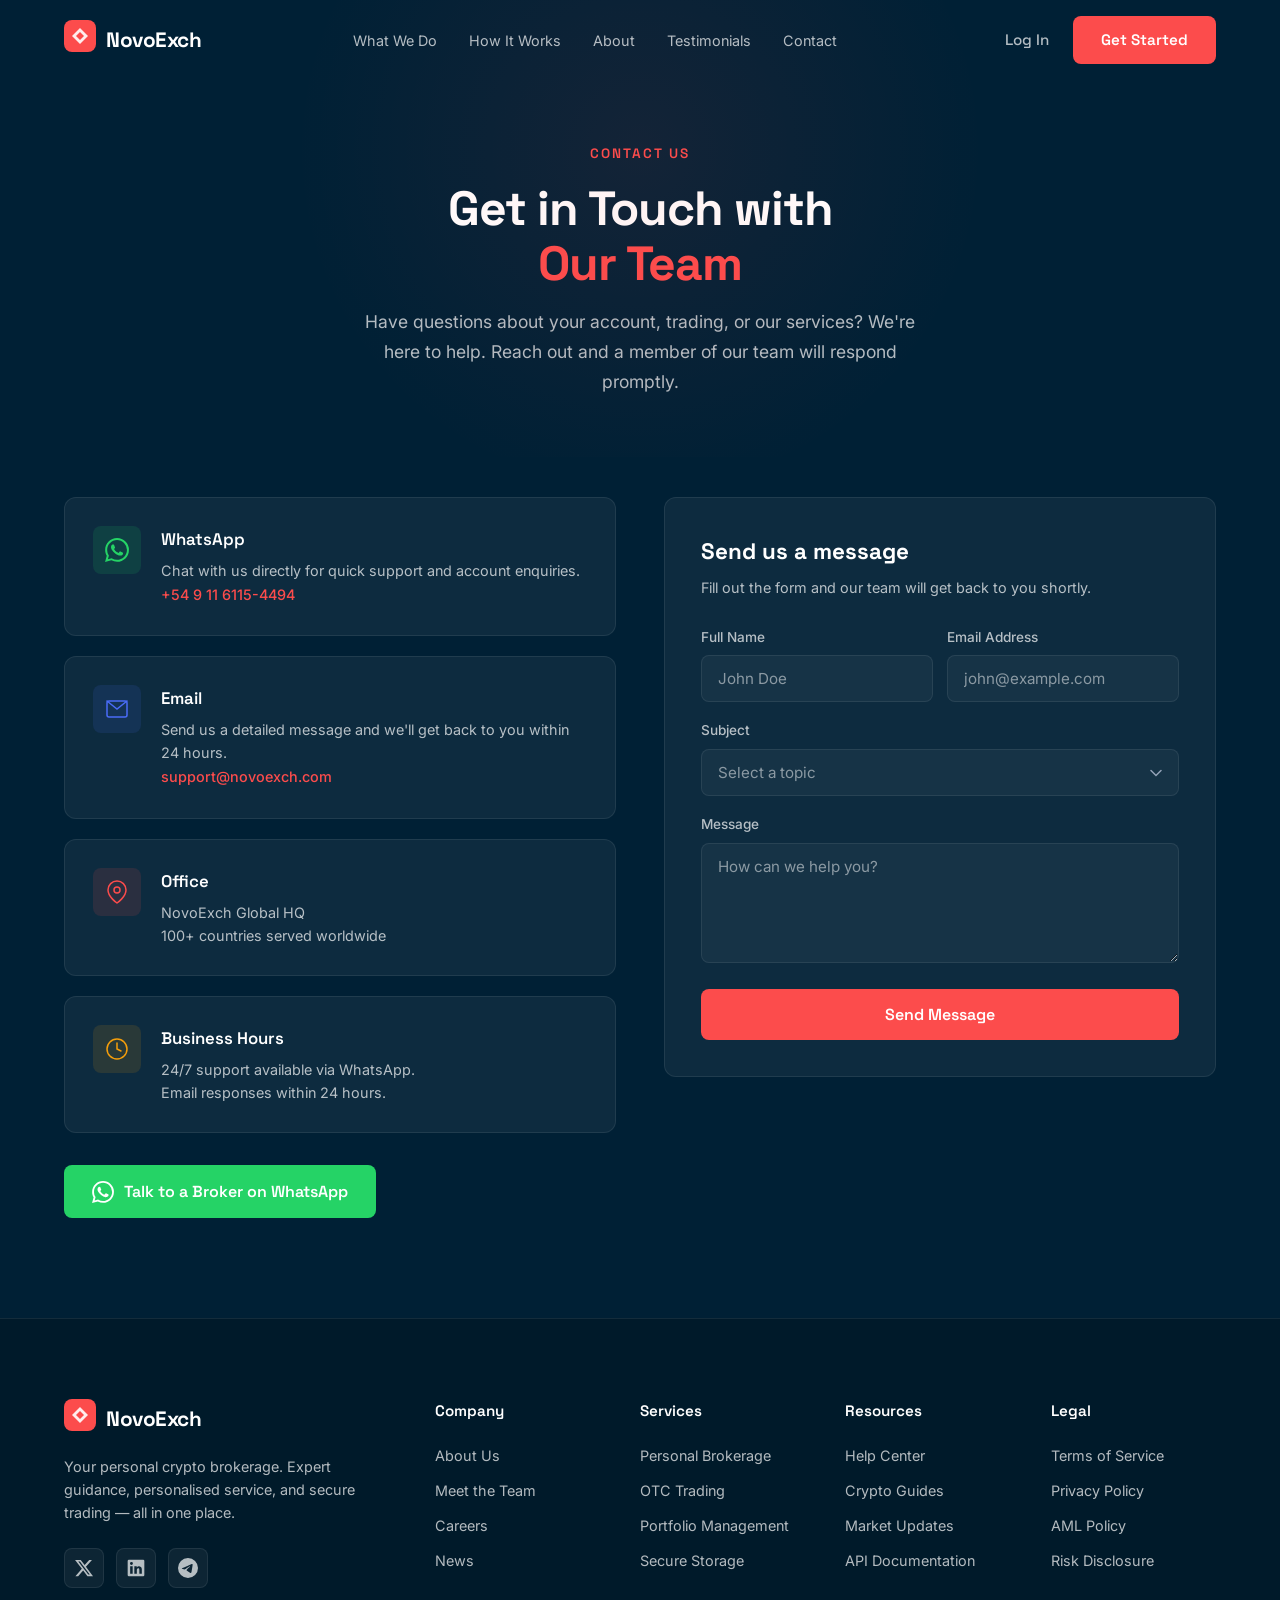
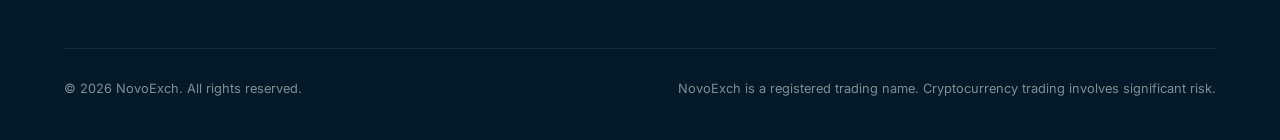
<file: contact.html>
<!DOCTYPE html>
<html lang="en">
<head>
    <meta charset="UTF-8">
    <meta name="viewport" content="width=device-width, initial-scale=1.0">
    <title>Contact Us | NovoExch</title>
    <link rel="preconnect" href="https://fonts.googleapis.com">
    <link rel="preconnect" href="https://fonts.gstatic.com" crossorigin>
    <link href="https://fonts.googleapis.com/css2?family=Space+Grotesk:wght@400;500;600;700&family=Inter:wght@300;400;500;600&display=swap" rel="stylesheet">
    <link rel="stylesheet" href="styles.css">
    <style>
        .contact-hero {
            padding: 140px 0 60px;
            text-align: center;
            position: relative;
            overflow: hidden;
        }

        .contact-hero-glow {
            position: absolute;
            top: -200px;
            left: 50%;
            transform: translateX(-50%);
            width: 700px;
            height: 700px;
            background: radial-gradient(circle, rgba(252, 76, 76, 0.08) 0%, transparent 70%);
            pointer-events: none;
        }

        .contact-hero .section-tag {
            margin-bottom: 16px;
        }

        .contact-hero h1 {
            font-family: var(--font-heading);
            font-size: 3rem;
            font-weight: 700;
            line-height: 1.15;
            letter-spacing: -1px;
            margin-bottom: 16px;
        }

        .contact-hero h1 span {
            color: var(--secondary);
        }

        .contact-hero p {
            font-size: 1.1rem;
            color: var(--text-light);
            max-width: 560px;
            margin: 0 auto;
            line-height: 1.7;
        }

        /* Contact Grid */
        .contact-section {
            padding: 40px 0 100px;
        }

        .contact-grid {
            display: grid;
            grid-template-columns: 1fr 1fr;
            gap: 48px;
            align-items: start;
        }

        /* Contact Cards */
        .contact-cards {
            display: flex;
            flex-direction: column;
            gap: 20px;
        }

        .contact-card {
            background: var(--card-bg);
            border: 1px solid var(--card-border);
            border-radius: var(--radius-md);
            padding: 28px;
            display: flex;
            align-items: flex-start;
            gap: 20px;
            transition: var(--transition);
        }

        .contact-card:hover {
            border-color: rgba(252, 76, 76, 0.2);
            background: rgba(255, 255, 255, 0.07);
        }

        .contact-card-icon {
            width: 48px;
            height: 48px;
            border-radius: var(--radius-sm);
            display: flex;
            align-items: center;
            justify-content: center;
            flex-shrink: 0;
        }

        .contact-card-icon.whatsapp {
            background: rgba(37, 211, 102, 0.12);
            color: #25d366;
        }

        .contact-card-icon.email {
            background: rgba(74, 108, 247, 0.12);
            color: #4a6cf7;
        }

        .contact-card-icon.location {
            background: rgba(252, 76, 76, 0.12);
            color: var(--secondary);
        }

        .contact-card-icon.clock {
            background: rgba(245, 158, 11, 0.12);
            color: #f59e0b;
        }

        .contact-card h3 {
            font-family: var(--font-heading);
            font-size: 1.05rem;
            font-weight: 600;
            margin-bottom: 6px;
        }

        .contact-card p {
            font-size: 0.9rem;
            color: var(--text-light);
            line-height: 1.6;
            margin-bottom: 0;
        }

        .contact-card a {
            color: var(--secondary);
            text-decoration: none;
            font-weight: 500;
            font-size: 0.9rem;
            transition: var(--transition);
        }

        .contact-card a:hover {
            text-decoration: underline;
        }

        /* WhatsApp CTA */
        .whatsapp-cta {
            margin-top: 12px;
        }

        .whatsapp-btn {
            display: inline-flex;
            align-items: center;
            gap: 10px;
            padding: 14px 28px;
            background: #25d366;
            color: #fff;
            border-radius: var(--radius-sm);
            font-family: var(--font-heading);
            font-weight: 600;
            font-size: 1rem;
            text-decoration: none;
            transition: var(--transition);
        }

        .whatsapp-btn:hover {
            background: #1fb855;
            transform: translateY(-2px);
            box-shadow: 0 8px 25px rgba(37, 211, 102, 0.3);
        }

        .whatsapp-btn:active {
            transform: translateY(0);
        }

        /* Contact Form */
        .contact-form-card {
            background: var(--card-bg);
            border: 1px solid var(--card-border);
            border-radius: var(--radius-md);
            padding: 36px;
        }

        .contact-form-card h2 {
            font-family: var(--font-heading);
            font-size: 1.4rem;
            font-weight: 700;
            margin-bottom: 6px;
        }

        .contact-form-card > p {
            font-size: 0.9rem;
            color: var(--text-light);
            margin-bottom: 28px;
        }

        .contact-form .form-group {
            margin-bottom: 18px;
        }

        .contact-form .form-group label {
            display: block;
            font-size: 0.85rem;
            font-weight: 500;
            margin-bottom: 7px;
            color: var(--text-light);
        }

        .contact-form .form-group input,
        .contact-form .form-group select,
        .contact-form .form-group textarea {
            width: 100%;
            padding: 13px 16px;
            border-radius: var(--radius-sm);
            border: 1px solid var(--card-border);
            background: rgba(255, 255, 255, 0.04);
            color: var(--white);
            font-family: var(--font-body);
            font-size: 0.95rem;
            outline: none;
            transition: var(--transition);
        }

        .contact-form .form-group input::placeholder,
        .contact-form .form-group textarea::placeholder {
            color: var(--text-lighter);
        }

        .contact-form .form-group input:focus,
        .contact-form .form-group select:focus,
        .contact-form .form-group textarea:focus {
            border-color: var(--secondary);
            background: rgba(255, 255, 255, 0.08);
        }

        .contact-form .form-group textarea {
            min-height: 120px;
            resize: vertical;
        }

        .contact-form .form-group select {
            cursor: pointer;
            appearance: none;
            color: var(--text-lighter);
            background-image: url("data:image/svg+xml,%3Csvg width='12' height='8' viewBox='0 0 12 8' fill='none' xmlns='http://www.w3.org/2000/svg'%3E%3Cpath d='M1 1.5L6 6.5L11 1.5' stroke='%2394a3b8' stroke-width='1.5' stroke-linecap='round'/%3E%3C/svg%3E");
            background-repeat: no-repeat;
            background-position: right 16px center;
        }

        .contact-form .form-group select option {
            background: var(--primary);
            color: var(--white);
        }

        .contact-form .form-row {
            display: grid;
            grid-template-columns: 1fr 1fr;
            gap: 14px;
        }

        .contact-submit-btn {
            width: 100%;
            padding: 15px;
            border-radius: var(--radius-sm);
            border: none;
            background: var(--secondary);
            color: var(--white);
            font-family: var(--font-heading);
            font-weight: 600;
            font-size: 1rem;
            cursor: pointer;
            transition: var(--transition);
        }

        .contact-submit-btn:hover {
            background: var(--secondary-hover);
            transform: translateY(-2px);
            box-shadow: 0 8px 25px rgba(252, 76, 76, 0.35);
        }

        .contact-submit-btn:active {
            transform: translateY(0);
        }

        /* Responsive */
        @media (max-width: 768px) {
            .contact-hero {
                padding: 120px 0 40px;
            }

            .contact-hero h1 {
                font-size: 2.2rem;
            }

            .contact-grid {
                grid-template-columns: 1fr;
                gap: 36px;
            }

            .contact-form .form-row {
                grid-template-columns: 1fr;
            }

            .contact-form-card {
                padding: 24px;
            }
        }

        @media (max-width: 480px) {
            .contact-hero h1 {
                font-size: 1.8rem;
            }

            .contact-hero p {
                font-size: 0.95rem;
            }

            .contact-card {
                padding: 20px;
            }

            .whatsapp-btn {
                width: 100%;
                justify-content: center;
            }
        }
    </style>
</head>
<body>
    <!-- Navigation -->
    <nav class="navbar" id="navbar">
        <div class="container nav-container">
            <a href="index.html" class="logo">
                <span class="logo-icon">
                    <svg width="32" height="32" viewBox="0 0 32 32" fill="none">
                        <rect width="32" height="32" rx="8" fill="#fc4c4c"/>
                        <path d="M8 16L16 8L24 16L16 24L8 16Z" fill="white" opacity="0.9"/>
                        <path d="M12 16L16 12L20 16L16 20L12 16Z" fill="#fc4c4c"/>
                    </svg>
                </span>
                <span class="logo-text">NovoExch</span>
            </a>
            <div class="nav-links" id="navLinks">
                <a href="index.html#services">What We Do</a>
                <a href="index.html#how-it-works">How It Works</a>
                <a href="index.html#about">About</a>
                <a href="index.html#testimonials">Testimonials</a>
                <a href="contact.html">Contact</a>
                <div class="mobile-menu-actions">
                    <a href="login.html" class="btn-login-menu">Log In</a>
                    <a href="signup.html" class="btn-primary-menu">Get Started</a>
                </div>
            </div>
            <div class="nav-actions">
                <a href="login.html" class="btn-login">Log In</a>
                <a href="signup.html" class="btn-primary">Get Started</a>
            </div>
            <div class="nav-mobile-right">
                <a href="login.html" class="btn-login mobile-login-btn">Log In</a>
                <button class="mobile-toggle" id="mobileToggle" aria-label="Toggle menu">
                    <span></span>
                    <span></span>
                    <span></span>
                </button>
            </div>
        </div>
    </nav>

    <!-- Hero -->
    <section class="contact-hero">
        <div class="contact-hero-glow"></div>
        <div class="container">
            <span class="section-tag">Contact Us</span>
            <h1>Get in Touch with<br><span>Our Team</span></h1>
            <p>Have questions about your account, trading, or our services? We're here to help. Reach out and a member of our team will respond promptly.</p>
        </div>
    </section>

    <!-- Contact Content -->
    <section class="contact-section">
        <div class="container">
            <div class="contact-grid">
                <!-- Left: Contact Info Cards -->
                <div class="contact-cards">
                    <div class="contact-card">
                        <div class="contact-card-icon whatsapp">
                            <svg width="24" height="24" viewBox="0 0 24 24" fill="currentColor">
                                <path d="M17.472 14.382c-.297-.149-1.758-.867-2.03-.967-.273-.099-.471-.148-.67.15-.197.297-.767.966-.94 1.164-.173.199-.347.223-.644.075-.297-.15-1.255-.463-2.39-1.475-.883-.788-1.48-1.761-1.653-2.059-.173-.297-.018-.458.13-.606.134-.133.298-.347.446-.52.149-.174.198-.298.298-.497.099-.198.05-.371-.025-.52-.075-.149-.669-1.612-.916-2.207-.242-.579-.487-.5-.669-.51-.173-.008-.371-.01-.57-.01-.198 0-.52.074-.792.372-.272.297-1.04 1.016-1.04 2.479 0 1.462 1.065 2.875 1.213 3.074.149.198 2.096 3.2 5.077 4.487.709.306 1.262.489 1.694.625.712.227 1.36.195 1.871.118.571-.085 1.758-.719 2.006-1.413.248-.694.248-1.289.173-1.413-.074-.124-.272-.198-.57-.347m-5.421 7.403h-.004a9.87 9.87 0 01-5.031-1.378l-.361-.214-3.741.982.998-3.648-.235-.374a9.86 9.86 0 01-1.51-5.26c.001-5.45 4.436-9.884 9.888-9.884 2.64 0 5.122 1.03 6.988 2.898a9.825 9.825 0 012.893 6.994c-.003 5.45-4.437 9.884-9.885 9.884m8.413-18.297A11.815 11.815 0 0012.05 0C5.495 0 .16 5.335.157 11.892c0 2.096.547 4.142 1.588 5.945L.057 24l6.305-1.654a11.882 11.882 0 005.683 1.448h.005c6.554 0 11.89-5.335 11.893-11.893a11.821 11.821 0 00-3.48-8.413z"/>
                            </svg>
                        </div>
                        <div>
                            <h3>WhatsApp</h3>
                            <p>Chat with us directly for quick support and account enquiries.</p>
                            <a href="https://wa.me/5491161154494" target="_blank">+54 9 11 6115-4494</a>
                        </div>
                    </div>

                    <div class="contact-card">
                        <div class="contact-card-icon email">
                            <svg width="24" height="24" viewBox="0 0 24 24" fill="none" stroke="currentColor" stroke-width="1.5" stroke-linecap="round">
                                <rect x="2" y="4" width="20" height="16" rx="2"/>
                                <path d="M22 4l-10 8L2 4"/>
                            </svg>
                        </div>
                        <div>
                            <h3>Email</h3>
                            <p>Send us a detailed message and we'll get back to you within 24 hours.</p>
                            <a href="mailto:support@novoexch.com">support@novoexch.com</a>
                        </div>
                    </div>

                    <div class="contact-card">
                        <div class="contact-card-icon location">
                            <svg width="24" height="24" viewBox="0 0 24 24" fill="none" stroke="currentColor" stroke-width="1.5" stroke-linecap="round">
                                <path d="M21 10c0 7-9 13-9 13s-9-6-9-13a9 9 0 0 1 18 0z"/>
                                <circle cx="12" cy="10" r="3"/>
                            </svg>
                        </div>
                        <div>
                            <h3>Office</h3>
                            <p>NovoExch Global HQ<br>100+ countries served worldwide</p>
                        </div>
                    </div>

                    <div class="contact-card">
                        <div class="contact-card-icon clock">
                            <svg width="24" height="24" viewBox="0 0 24 24" fill="none" stroke="currentColor" stroke-width="1.5" stroke-linecap="round">
                                <circle cx="12" cy="12" r="10"/>
                                <polyline points="12 6 12 12 16 14"/>
                            </svg>
                        </div>
                        <div>
                            <h3>Business Hours</h3>
                            <p>24/7 support available via WhatsApp.<br>Email responses within 24 hours.</p>
                        </div>
                    </div>

                    <div class="whatsapp-cta">
                        <a href="https://wa.me/5491161154494" target="_blank" class="whatsapp-btn">
                            <svg width="22" height="22" viewBox="0 0 24 24" fill="currentColor">
                                <path d="M17.472 14.382c-.297-.149-1.758-.867-2.03-.967-.273-.099-.471-.148-.67.15-.197.297-.767.966-.94 1.164-.173.199-.347.223-.644.075-.297-.15-1.255-.463-2.39-1.475-.883-.788-1.48-1.761-1.653-2.059-.173-.297-.018-.458.13-.606.134-.133.298-.347.446-.52.149-.174.198-.298.298-.497.099-.198.05-.371-.025-.52-.075-.149-.669-1.612-.916-2.207-.242-.579-.487-.5-.669-.51-.173-.008-.371-.01-.57-.01-.198 0-.52.074-.792.372-.272.297-1.04 1.016-1.04 2.479 0 1.462 1.065 2.875 1.213 3.074.149.198 2.096 3.2 5.077 4.487.709.306 1.262.489 1.694.625.712.227 1.36.195 1.871.118.571-.085 1.758-.719 2.006-1.413.248-.694.248-1.289.173-1.413-.074-.124-.272-.198-.57-.347m-5.421 7.403h-.004a9.87 9.87 0 01-5.031-1.378l-.361-.214-3.741.982.998-3.648-.235-.374a9.86 9.86 0 01-1.51-5.26c.001-5.45 4.436-9.884 9.888-9.884 2.64 0 5.122 1.03 6.988 2.898a9.825 9.825 0 012.893 6.994c-.003 5.45-4.437 9.884-9.885 9.884m8.413-18.297A11.815 11.815 0 0012.05 0C5.495 0 .16 5.335.157 11.892c0 2.096.547 4.142 1.588 5.945L.057 24l6.305-1.654a11.882 11.882 0 005.683 1.448h.005c6.554 0 11.89-5.335 11.893-11.893a11.821 11.821 0 00-3.48-8.413z"/>
                            </svg>
                            Talk to a Broker on WhatsApp
                        </a>
                    </div>
                </div>

                <!-- Right: Contact Form -->
                <div class="contact-form-card">
                    <h2>Send us a message</h2>
                    <p>Fill out the form and our team will get back to you shortly.</p>
                    <form class="contact-form" id="contactForm">
                        <div class="form-row">
                            <div class="form-group">
                                <label for="contactName">Full Name</label>
                                <input type="text" id="contactName" placeholder="John Doe" required>
                            </div>
                            <div class="form-group">
                                <label for="contactEmail">Email Address</label>
                                <input type="email" id="contactEmail" placeholder="john@example.com" required>
                            </div>
                        </div>
                        <div class="form-group">
                            <label for="contactSubject">Subject</label>
                            <select id="contactSubject" required>
                                <option value="" disabled selected>Select a topic</option>
                                <option value="account">Account Enquiry</option>
                                <option value="trading">Trading Support</option>
                                <option value="withdrawal">Withdrawal Issue</option>
                                <option value="broker">Talk to a Broker</option>
                                <option value="partnership">Partnership</option>
                                <option value="other">Other</option>
                            </select>
                        </div>
                        <div class="form-group">
                            <label for="contactMessage">Message</label>
                            <textarea id="contactMessage" placeholder="How can we help you?" required></textarea>
                        </div>
                        <button type="submit" class="contact-submit-btn">Send Message</button>
                    </form>
                </div>
            </div>
        </div>
    </section>

    <!-- Footer -->
    <footer class="footer">
        <div class="container">
            <div class="footer-grid">
                <div class="footer-brand">
                    <a href="index.html" class="logo">
                        <span class="logo-icon">
                            <svg width="32" height="32" viewBox="0 0 32 32" fill="none">
                                <rect width="32" height="32" rx="8" fill="#fc4c4c"/>
                                <path d="M8 16L16 8L24 16L16 24L8 16Z" fill="white" opacity="0.9"/>
                                <path d="M12 16L16 12L20 16L16 20L12 16Z" fill="#fc4c4c"/>
                            </svg>
                        </span>
                        <span class="logo-text">NovoExch</span>
                    </a>
                    <p class="footer-desc">Your personal crypto brokerage. Expert guidance, personalised service, and secure trading — all in one place.</p>
                    <div class="social-links">
                        <a href="#" aria-label="Twitter">
                            <svg width="20" height="20" viewBox="0 0 24 24" fill="currentColor"><path d="M18.244 2.25h3.308l-7.227 8.26 8.502 11.24H16.17l-5.214-6.817L4.99 21.75H1.68l7.73-8.835L1.254 2.25H8.08l4.713 6.231zm-1.161 17.52h1.833L7.084 4.126H5.117z"/></svg>
                        </a>
                        <a href="#" aria-label="LinkedIn">
                            <svg width="20" height="20" viewBox="0 0 24 24" fill="currentColor"><path d="M20.5 2h-17A1.5 1.5 0 002 3.5v17A1.5 1.5 0 003.5 22h17a1.5 1.5 0 001.5-1.5v-17A1.5 1.5 0 0020.5 2zM8 19H5v-9h3zM6.5 8.25A1.75 1.75 0 118.3 6.5a1.78 1.78 0 01-1.8 1.75zM19 19h-3v-4.74c0-1.42-.6-1.93-1.38-1.93A1.74 1.74 0 0013 14.19a.66.66 0 000 .14V19h-3v-9h2.9v1.3a3.11 3.11 0 012.7-1.4c1.55 0 3.36.86 3.36 3.66z"/></svg>
                        </a>
                        <a href="#" aria-label="Telegram">
                            <svg width="20" height="20" viewBox="0 0 24 24" fill="currentColor"><path d="M11.944 0A12 12 0 0 0 0 12a12 12 0 0 0 12 12 12 12 0 0 0 12-12A12 12 0 0 0 12 0a12 12 0 0 0-.056 0zm4.962 7.224c.1-.002.321.023.465.14a.506.506 0 0 1 .171.325c.016.093.036.306.02.472-.18 1.898-.962 6.502-1.36 8.627-.168.9-.499 1.201-.82 1.23-.696.065-1.225-.46-1.9-.902-1.056-.693-1.653-1.124-2.678-1.8-1.185-.78-.417-1.21.258-1.91.177-.184 3.247-2.977 3.307-3.23.007-.032.014-.15-.056-.212s-.174-.041-.249-.024c-.106.024-1.793 1.14-5.061 3.345-.48.33-.913.49-1.302.48-.428-.008-1.252-.241-1.865-.44-.752-.245-1.349-.374-1.297-.789.027-.216.325-.437.893-.663 3.498-1.524 5.83-2.529 6.998-3.014 3.332-1.386 4.025-1.627 4.476-1.635z"/></svg>
                        </a>
                    </div>
                </div>
                <div class="footer-links">
                    <h4>Company</h4>
                    <a href="#">About Us</a>
                    <a href="#">Meet the Team</a>
                    <a href="#">Careers</a>
                    <a href="#">News</a>
                </div>
                <div class="footer-links">
                    <h4>Services</h4>
                    <a href="#">Personal Brokerage</a>
                    <a href="#">OTC Trading</a>
                    <a href="#">Portfolio Management</a>
                    <a href="#">Secure Storage</a>
                </div>
                <div class="footer-links">
                    <h4>Resources</h4>
                    <a href="#">Help Center</a>
                    <a href="#">Crypto Guides</a>
                    <a href="#">Market Updates</a>
                    <a href="#">API Documentation</a>
                </div>
                <div class="footer-links">
                    <h4>Legal</h4>
                    <a href="#">Terms of Service</a>
                    <a href="#">Privacy Policy</a>
                    <a href="#">AML Policy</a>
                    <a href="#">Risk Disclosure</a>
                </div>
            </div>
            <div class="footer-bottom">
                <p>&copy; 2026 NovoExch. All rights reserved.</p>
                <p>NovoExch is a registered trading name. Cryptocurrency trading involves significant risk.</p>
            </div>
        </div>
    </footer>

    <script src="script.js"></script>
    <script>
        document.getElementById('contactForm').addEventListener('submit', (e) => {
            e.preventDefault();
            const btn = e.target.querySelector('.contact-submit-btn');
            btn.textContent = 'Sending...';
            btn.disabled = true;
            setTimeout(() => {
                btn.textContent = 'Message Sent!';
                btn.style.background = '#0cad56';
                e.target.reset();
                setTimeout(() => {
                    btn.textContent = 'Send Message';
                    btn.style.background = '';
                    btn.disabled = false;
                }, 3000);
            }, 1500);
        });
    </script>
</body>
</html>
</file>
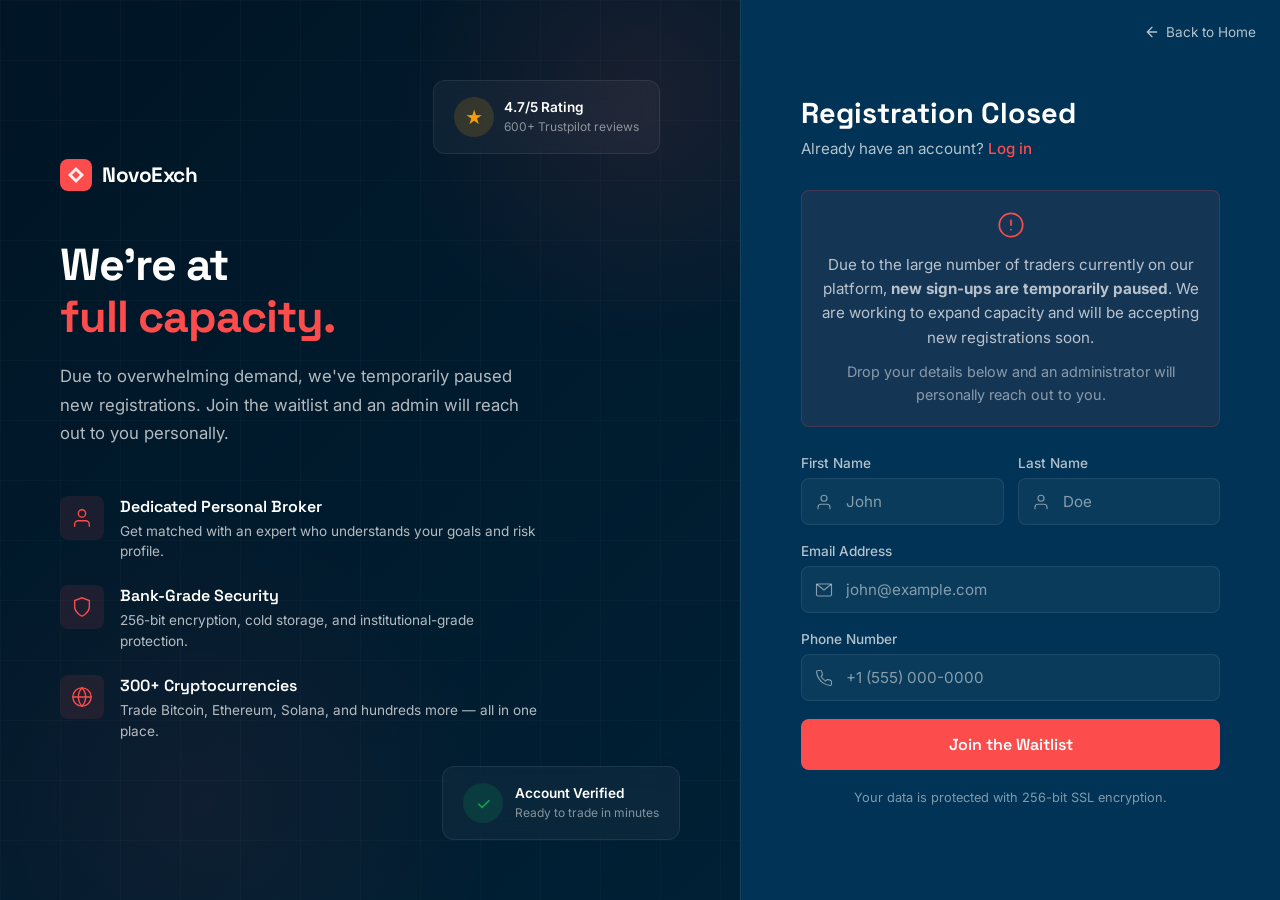
<file: signup.html>
<!DOCTYPE html>
<html lang="en">
<head>
    <meta charset="UTF-8">
    <meta name="viewport" content="width=device-width, initial-scale=1.0">
    <title>Sign Up | NovoExch</title>
    <link rel="preconnect" href="https://fonts.googleapis.com">
    <link rel="preconnect" href="https://fonts.gstatic.com" crossorigin>
    <link href="https://fonts.googleapis.com/css2?family=Space+Grotesk:wght@400;500;600;700&family=Inter:wght@300;400;500;600&display=swap" rel="stylesheet">
    <style>
        *, *::before, *::after {
            margin: 0;
            padding: 0;
            box-sizing: border-box;
        }

        :root {
            --primary: #002035;
            --primary-light: #003355;
            --primary-dark: #001525;
            --secondary: #fc4c4c;
            --secondary-hover: #e03e3e;
            --white: #ffffff;
            --text-light: rgba(255, 255, 255, 0.7);
            --text-lighter: rgba(255, 255, 255, 0.5);
            --card-bg: rgba(255, 255, 255, 0.05);
            --card-border: rgba(255, 255, 255, 0.08);
            --font-heading: 'Space Grotesk', sans-serif;
            --font-body: 'Inter', sans-serif;
            --radius-sm: 8px;
            --radius-md: 12px;
            --radius-lg: 20px;
            --transition: 0.3s cubic-bezier(0.4, 0, 0.2, 1);
        }

        html {
            -webkit-font-smoothing: antialiased;
        }

        body {
            font-family: var(--font-body);
            background-color: var(--primary);
            color: var(--white);
            min-height: 100vh;
            display: flex;
            overflow: hidden;
        }

        /* ===== LEFT PANEL - BRANDING ===== */
        .signup-branding {
            flex: 1;
            display: flex;
            flex-direction: column;
            justify-content: center;
            padding: 60px;
            position: relative;
            overflow: hidden;
            background: linear-gradient(135deg, var(--primary-dark), var(--primary));
        }

        .branding-bg {
            position: absolute;
            inset: 0;
            overflow: hidden;
            pointer-events: none;
        }

        .branding-bg .glow-1 {
            position: absolute;
            top: -150px;
            right: -150px;
            width: 500px;
            height: 500px;
            background: radial-gradient(circle, rgba(252, 76, 76, 0.1) 0%, transparent 70%);
        }

        .branding-bg .glow-2 {
            position: absolute;
            bottom: -200px;
            left: -100px;
            width: 600px;
            height: 600px;
            background: radial-gradient(circle, rgba(252, 76, 76, 0.06) 0%, transparent 70%);
        }

        .branding-bg .grid-pattern {
            position: absolute;
            inset: 0;
            background-image:
                linear-gradient(rgba(255,255,255,0.02) 1px, transparent 1px),
                linear-gradient(90deg, rgba(255,255,255,0.02) 1px, transparent 1px);
            background-size: 60px 60px;
        }

        .branding-content {
            position: relative;
            z-index: 2;
            max-width: 480px;
        }

        .branding-logo {
            display: flex;
            align-items: center;
            gap: 10px;
            margin-bottom: 48px;
            text-decoration: none;
            color: var(--white);
        }

        .branding-logo span {
            font-family: var(--font-heading);
            font-weight: 700;
            font-size: 1.3rem;
            letter-spacing: -0.5px;
        }

        .branding-content h1 {
            font-family: var(--font-heading);
            font-size: 2.8rem;
            font-weight: 700;
            line-height: 1.15;
            letter-spacing: -1px;
            margin-bottom: 20px;
        }

        .branding-content h1 .accent {
            color: var(--secondary);
        }

        .branding-content > p {
            font-size: 1.05rem;
            color: var(--text-light);
            line-height: 1.7;
            margin-bottom: 48px;
        }

        /* Feature List */
        .signup-features {
            display: flex;
            flex-direction: column;
            gap: 24px;
        }

        .signup-feature {
            display: flex;
            align-items: flex-start;
            gap: 16px;
        }

        .feature-icon {
            width: 44px;
            height: 44px;
            border-radius: var(--radius-sm);
            background: rgba(252, 76, 76, 0.1);
            display: flex;
            align-items: center;
            justify-content: center;
            flex-shrink: 0;
        }

        .feature-icon svg {
            color: var(--secondary);
        }

        .signup-feature h4 {
            font-family: var(--font-heading);
            font-size: 1rem;
            font-weight: 600;
            margin-bottom: 4px;
        }

        .signup-feature p {
            font-size: 0.85rem;
            color: var(--text-light);
            line-height: 1.5;
        }

        /* Floating elements */
        .float-element {
            position: absolute;
            border-radius: var(--radius-md);
            background: rgba(255, 255, 255, 0.04);
            border: 1px solid var(--card-border);
            backdrop-filter: blur(10px);
            padding: 16px 20px;
            z-index: 2;
        }

        .float-el-1 {
            bottom: 60px;
            right: 60px;
            display: flex;
            align-items: center;
            gap: 12px;
            animation: floatUp 6s ease-in-out infinite;
        }

        .float-el-2 {
            top: 80px;
            right: 80px;
            display: flex;
            align-items: center;
            gap: 10px;
            animation: floatUp 5s ease-in-out infinite 1.5s;
        }

        .float-icon {
            width: 40px;
            height: 40px;
            border-radius: 50%;
            display: flex;
            align-items: center;
            justify-content: center;
            font-size: 1.1rem;
        }

        .float-icon.green {
            background: rgba(12, 173, 86, 0.15);
            color: #0cad56;
        }

        .float-icon.orange {
            background: rgba(245, 158, 11, 0.15);
            color: #f59e0b;
        }

        .float-text-main {
            font-weight: 600;
            font-size: 0.85rem;
            display: block;
        }

        .float-text-sub {
            font-size: 0.75rem;
            color: var(--text-lighter);
        }

        @keyframes floatUp {
            0%, 100% { transform: translateY(0); }
            50% { transform: translateY(-12px); }
        }

        /* ===== RIGHT PANEL - SIGNUP FORM ===== */
        .signup-form-panel {
            width: 540px;
            display: flex;
            flex-direction: column;
            justify-content: center;
            padding: 50px 60px;
            background: var(--primary-light);
            border-left: 1px solid var(--card-border);
            position: relative;
            overflow-y: auto;
        }

        .form-header {
            margin-bottom: 32px;
        }

        .form-header h2 {
            font-family: var(--font-heading);
            font-size: 1.8rem;
            font-weight: 700;
            margin-bottom: 8px;
        }

        .form-header p {
            font-size: 0.95rem;
            color: var(--text-light);
        }

        .form-header p a {
            color: var(--secondary);
            text-decoration: none;
            font-weight: 500;
            transition: var(--transition);
        }

        .form-header p a:hover {
            text-decoration: underline;
        }

        /* Form Fields */
        .form-row {
            display: grid;
            grid-template-columns: 1fr 1fr;
            gap: 14px;
        }

        .form-group {
            margin-bottom: 18px;
        }

        .form-group label {
            display: block;
            font-size: 0.85rem;
            font-weight: 500;
            margin-bottom: 7px;
            color: var(--text-light);
        }

        .input-wrapper {
            position: relative;
        }

        .input-wrapper > svg {
            position: absolute;
            left: 14px;
            top: 50%;
            transform: translateY(-50%);
            color: var(--text-lighter);
            pointer-events: none;
        }

        .form-group input,
        .form-group select {
            width: 100%;
            padding: 13px 14px 13px 44px;
            border-radius: var(--radius-sm);
            border: 1px solid var(--card-border);
            background: rgba(255, 255, 255, 0.04);
            color: var(--white);
            font-family: var(--font-body);
            font-size: 0.95rem;
            outline: none;
            transition: var(--transition);
        }

        .form-group select {
            padding-left: 44px;
            cursor: pointer;
            appearance: none;
            color: var(--text-lighter);
            background-image: url("data:image/svg+xml,%3Csvg width='12' height='8' viewBox='0 0 12 8' fill='none' xmlns='http://www.w3.org/2000/svg'%3E%3Cpath d='M1 1.5L6 6.5L11 1.5' stroke='%2394a3b8' stroke-width='1.5' stroke-linecap='round'/%3E%3C/svg%3E");
            background-repeat: no-repeat;
            background-position: right 16px center;
        }

        .form-group select option {
            background: var(--primary);
            color: var(--white);
        }

        .form-group input::placeholder {
            color: var(--text-lighter);
        }

        .form-group input:focus,
        .form-group select:focus {
            border-color: var(--secondary);
            background: rgba(255, 255, 255, 0.08);
        }

        .password-toggle {
            position: absolute;
            right: 14px;
            top: 50%;
            transform: translateY(-50%);
            background: none;
            border: none;
            color: var(--text-lighter);
            cursor: pointer;
            padding: 4px;
            transition: var(--transition);
        }

        .password-toggle:hover {
            color: var(--white);
        }

        /* Password Strength */
        .password-strength {
            margin-top: 8px;
            display: none;
        }

        .password-strength.show {
            display: block;
        }

        .strength-bar {
            display: flex;
            gap: 4px;
            margin-bottom: 6px;
        }

        .strength-segment {
            flex: 1;
            height: 3px;
            border-radius: 2px;
            background: rgba(255, 255, 255, 0.1);
            transition: var(--transition);
        }

        .strength-segment.active.weak { background: #fc4c4c; }
        .strength-segment.active.medium { background: #f59e0b; }
        .strength-segment.active.strong { background: #0cad56; }

        .strength-text {
            font-size: 0.75rem;
            color: var(--text-lighter);
        }

        /* Terms Checkbox */
        .terms-check {
            display: flex;
            align-items: flex-start;
            gap: 10px;
            margin-bottom: 24px;
        }

        .terms-check input[type="checkbox"] {
            appearance: none;
            width: 18px;
            height: 18px;
            border: 1.5px solid var(--card-border);
            border-radius: 4px;
            background: transparent;
            cursor: pointer;
            position: relative;
            transition: var(--transition);
            flex-shrink: 0;
            margin-top: 2px;
        }

        .terms-check input[type="checkbox"]:checked {
            background: var(--secondary);
            border-color: var(--secondary);
        }

        .terms-check input[type="checkbox"]:checked::after {
            content: '';
            position: absolute;
            left: 5px;
            top: 2px;
            width: 5px;
            height: 9px;
            border: solid white;
            border-width: 0 2px 2px 0;
            transform: rotate(45deg);
        }

        .terms-check label {
            font-size: 0.85rem;
            color: var(--text-light);
            line-height: 1.5;
        }

        .terms-check label a {
            color: var(--secondary);
            text-decoration: none;
            font-weight: 500;
        }

        .terms-check label a:hover {
            text-decoration: underline;
        }

        .signup-btn {
            width: 100%;
            padding: 15px;
            border-radius: var(--radius-sm);
            border: none;
            background: var(--secondary);
            color: var(--white);
            font-family: var(--font-heading);
            font-weight: 600;
            font-size: 1rem;
            cursor: pointer;
            transition: var(--transition);
            margin-bottom: 20px;
        }

        .signup-btn:hover {
            background: var(--secondary-hover);
            transform: translateY(-2px);
            box-shadow: 0 8px 25px rgba(252, 76, 76, 0.35);
        }

        .signup-btn:active {
            transform: translateY(0);
        }

        .signup-btn:disabled {
            opacity: 0.6;
            cursor: not-allowed;
            transform: none;
        }

        .closed-notice {
            background: rgba(252, 76, 76, 0.08);
            border: 1px solid rgba(252, 76, 76, 0.2);
            border-radius: var(--radius-sm);
            padding: 20px;
            margin-bottom: 28px;
            text-align: center;
        }

        .closed-notice-icon {
            color: var(--secondary);
            margin-bottom: 10px;
        }

        .closed-notice p {
            font-size: 0.95rem;
            color: var(--text-light);
            line-height: 1.6;
        }

        .form-footer {
            text-align: center;
            font-size: 0.8rem;
            color: var(--text-lighter);
        }

        .back-home {
            position: absolute;
            top: 24px;
            right: 24px;
            display: flex;
            align-items: center;
            gap: 6px;
            font-size: 0.85rem;
            color: var(--text-light);
            text-decoration: none;
            transition: var(--transition);
        }

        .back-home:hover {
            color: var(--white);
        }

        /* ===== ERROR STATE ===== */
        .form-group.error input,
        .form-group.error select {
            border-color: var(--secondary);
        }

        .error-message {
            display: none;
            font-size: 0.78rem;
            color: var(--secondary);
            margin-top: 6px;
        }

        .form-group.error .error-message {
            display: block;
        }

        /* ===== RESPONSIVE ===== */
        @media (max-width: 1024px) {
            .signup-branding {
                padding: 40px;
            }

            .branding-content h1 {
                font-size: 2.2rem;
            }

            .signup-form-panel {
                width: 480px;
                padding: 40px;
            }

            .float-element {
                display: none;
            }
        }

        @media (max-width: 768px) {
            body {
                flex-direction: column;
                overflow-y: auto;
            }

            .signup-branding {
                display: none;
            }

            .signup-form-panel {
                width: 100%;
                min-height: 100vh;
                border-left: none;
                padding: 40px 24px;
            }

            .back-home {
                position: relative;
                top: auto;
                right: auto;
                margin-bottom: 20px;
            }

            .mobile-logo {
                display: flex;
                align-items: center;
                gap: 10px;
                margin-bottom: 28px;
            }

            .mobile-logo span {
                font-family: var(--font-heading);
                font-weight: 700;
                font-size: 1.3rem;
            }

            .form-row {
                grid-template-columns: 1fr;
            }
        }

        @media (min-width: 769px) {
            .mobile-logo {
                display: none;
            }
        }
    </style>
</head>
<body>
    <!-- Left Panel - Branding -->
    <div class="signup-branding">
        <div class="branding-bg">
            <div class="glow-1"></div>
            <div class="glow-2"></div>
            <div class="grid-pattern"></div>
        </div>
        <div class="branding-content">
            <a href="index.html" class="branding-logo">
                <svg width="32" height="32" viewBox="0 0 32 32" fill="none">
                    <rect width="32" height="32" rx="8" fill="#fc4c4c"/>
                    <path d="M8 16L16 8L24 16L16 24L8 16Z" fill="white" opacity="0.9"/>
                    <path d="M12 16L16 12L20 16L16 20L12 16Z" fill="#fc4c4c"/>
                </svg>
                <span>NovoExch</span>
            </a>
            <h1>We're at<br><span class="accent">full capacity.</span></h1>
            <p>Due to overwhelming demand, we've temporarily paused new registrations. Join the waitlist and an admin will reach out to you personally.</p>
            <div class="signup-features">
                <div class="signup-feature">
                    <div class="feature-icon">
                        <svg width="22" height="22" viewBox="0 0 24 24" fill="none" stroke="currentColor" stroke-width="1.5" stroke-linecap="round">
                            <path d="M20 21v-2a4 4 0 0 0-4-4H8a4 4 0 0 0-4 4v2"/>
                            <circle cx="12" cy="7" r="4"/>
                        </svg>
                    </div>
                    <div>
                        <h4>Dedicated Personal Broker</h4>
                        <p>Get matched with an expert who understands your goals and risk profile.</p>
                    </div>
                </div>
                <div class="signup-feature">
                    <div class="feature-icon">
                        <svg width="22" height="22" viewBox="0 0 24 24" fill="none" stroke="currentColor" stroke-width="1.5" stroke-linecap="round">
                            <path d="M12 22s8-4 8-10V5l-8-3-8 3v7c0 6 8 10 8 10z"/>
                        </svg>
                    </div>
                    <div>
                        <h4>Bank-Grade Security</h4>
                        <p>256-bit encryption, cold storage, and institutional-grade protection.</p>
                    </div>
                </div>
                <div class="signup-feature">
                    <div class="feature-icon">
                        <svg width="22" height="22" viewBox="0 0 24 24" fill="none" stroke="currentColor" stroke-width="1.5" stroke-linecap="round">
                            <circle cx="12" cy="12" r="10"/>
                            <path d="M2 12h20"/>
                            <path d="M12 2a15.3 15.3 0 0 1 4 10 15.3 15.3 0 0 1-4 10 15.3 15.3 0 0 1-4-10 15.3 15.3 0 0 1 4-10z"/>
                        </svg>
                    </div>
                    <div>
                        <h4>300+ Cryptocurrencies</h4>
                        <p>Trade Bitcoin, Ethereum, Solana, and hundreds more — all in one place.</p>
                    </div>
                </div>
            </div>
        </div>
        <div class="float-element float-el-1">
            <div class="float-icon green">✓</div>
            <div>
                <span class="float-text-main">Account Verified</span>
                <span class="float-text-sub">Ready to trade in minutes</span>
            </div>
        </div>
        <div class="float-element float-el-2">
            <div class="float-icon orange">★</div>
            <div>
                <span class="float-text-main">4.7/5 Rating</span>
                <span class="float-text-sub">600+ Trustpilot reviews</span>
            </div>
        </div>
    </div>

    <!-- Right Panel - Signup Form -->
    <div class="signup-form-panel">
        <a href="index.html" class="back-home">
            <svg width="16" height="16" viewBox="0 0 24 24" fill="none" stroke="currentColor" stroke-width="2" stroke-linecap="round">
                <path d="M19 12H5M12 19l-7-7 7-7"/>
            </svg>
            Back to Home
        </a>

        <div class="mobile-logo">
            <svg width="32" height="32" viewBox="0 0 32 32" fill="none">
                <rect width="32" height="32" rx="8" fill="#fc4c4c"/>
                <path d="M8 16L16 8L24 16L16 24L8 16Z" fill="white" opacity="0.9"/>
                <path d="M12 16L16 12L20 16L16 20L12 16Z" fill="#fc4c4c"/>
            </svg>
            <span>NovoExch</span>
        </div>

        <div class="form-header">
            <h2>Registration Closed</h2>
            <p>Already have an account? <a href="login.html">Log in</a></p>
        </div>

        <div class="closed-notice">
            <div class="closed-notice-icon">
                <svg width="28" height="28" viewBox="0 0 24 24" fill="none" stroke="currentColor" stroke-width="1.5" stroke-linecap="round">
                    <circle cx="12" cy="12" r="10"/>
                    <path d="M12 8v4m0 4h.01"/>
                </svg>
            </div>
            <p>Due to the large number of traders currently on our platform, <strong>new sign-ups are temporarily paused</strong>. We are working to expand capacity and will be accepting new registrations soon.</p>
            <p style="margin-top: 10px; font-size: 0.9rem; color: var(--text-lighter);">Drop your details below and an administrator will personally reach out to you.</p>
        </div>

        <form id="waitlistForm" novalidate>
            <div class="form-row">
                <div class="form-group" id="firstNameGroup">
                    <label for="firstName">First Name</label>
                    <div class="input-wrapper">
                        <svg width="18" height="18" viewBox="0 0 24 24" fill="none" stroke="currentColor" stroke-width="1.5" stroke-linecap="round">
                            <path d="M20 21v-2a4 4 0 0 0-4-4H8a4 4 0 0 0-4 4v2"/>
                            <circle cx="12" cy="7" r="4"/>
                        </svg>
                        <input type="text" id="firstName" placeholder="John" required>
                    </div>
                    <div class="error-message">First name is required.</div>
                </div>
                <div class="form-group" id="lastNameGroup">
                    <label for="lastName">Last Name</label>
                    <div class="input-wrapper">
                        <svg width="18" height="18" viewBox="0 0 24 24" fill="none" stroke="currentColor" stroke-width="1.5" stroke-linecap="round">
                            <path d="M20 21v-2a4 4 0 0 0-4-4H8a4 4 0 0 0-4 4v2"/>
                            <circle cx="12" cy="7" r="4"/>
                        </svg>
                        <input type="text" id="lastName" placeholder="Doe" required>
                    </div>
                    <div class="error-message">Last name is required.</div>
                </div>
            </div>

            <div class="form-group" id="emailGroup">
                <label for="email">Email Address</label>
                <div class="input-wrapper">
                    <svg width="18" height="18" viewBox="0 0 24 24" fill="none" stroke="currentColor" stroke-width="1.5" stroke-linecap="round">
                        <rect x="2" y="4" width="20" height="16" rx="2"/>
                        <path d="M22 4l-10 8L2 4"/>
                    </svg>
                    <input type="email" id="email" placeholder="john@example.com" autocomplete="email" required>
                </div>
                <div class="error-message">Please enter a valid email address.</div>
            </div>

            <div class="form-group" id="phoneGroup">
                <label for="phone">Phone Number</label>
                <div class="input-wrapper">
                    <svg width="18" height="18" viewBox="0 0 24 24" fill="none" stroke="currentColor" stroke-width="1.5" stroke-linecap="round">
                        <path d="M22 16.92v3a2 2 0 0 1-2.18 2 19.79 19.79 0 0 1-8.63-3.07 19.5 19.5 0 0 1-6-6 19.79 19.79 0 0 1-3.07-8.67A2 2 0 0 1 4.11 2h3a2 2 0 0 1 2 1.72c.127.96.361 1.903.7 2.81a2 2 0 0 1-.45 2.11L8.09 9.91a16 16 0 0 0 6 6l1.27-1.27a2 2 0 0 1 2.11-.45c.907.339 1.85.573 2.81.7A2 2 0 0 1 22 16.92z"/>
                    </svg>
                    <input type="tel" id="phone" placeholder="+1 (555) 000-0000" autocomplete="tel" required>
                </div>
                <div class="error-message">Phone number is required.</div>
            </div>

            <button type="submit" class="signup-btn" id="waitlistBtn">Join the Waitlist</button>
        </form>

        <div class="form-footer">
            Your data is protected with 256-bit SSL encryption.
        </div>
    </div>

    <script>
        function validateEmail(email) {
            return /^[^\s@]+@[^\s@]+\.[^\s@]+$/.test(email);
        }

        // Clear errors on input
        document.querySelectorAll('.form-group input').forEach(input => {
            input.addEventListener('input', () => {
                input.closest('.form-group').classList.remove('error');
            });
        });

        document.getElementById('waitlistForm').addEventListener('submit', (e) => {
            e.preventDefault();
            let valid = true;

            const firstName = document.getElementById('firstName');
            const lastName = document.getElementById('lastName');
            const email = document.getElementById('email');
            const phone = document.getElementById('phone');

            if (!firstName.value.trim()) {
                document.getElementById('firstNameGroup').classList.add('error');
                valid = false;
            }
            if (!lastName.value.trim()) {
                document.getElementById('lastNameGroup').classList.add('error');
                valid = false;
            }
            if (!validateEmail(email.value)) {
                document.getElementById('emailGroup').classList.add('error');
                valid = false;
            }
            if (!phone.value.trim()) {
                document.getElementById('phoneGroup').classList.add('error');
                valid = false;
            }

            if (!valid) return;

            const btn = document.getElementById('waitlistBtn');
            btn.disabled = true;
            btn.textContent = 'Submitting...';

            setTimeout(() => {
                btn.textContent = 'You\'re on the list!';
                btn.style.background = '#0cad56';
                e.target.reset();
            }, 1500);
        });
    </script>
</body>
</html>
</file>
<file: styles.css>
/* ===== RESET & BASE ===== */
*, *::before, *::after {
    margin: 0;
    padding: 0;
    box-sizing: border-box;
}

:root {
    --primary: #002035;
    --primary-light: #003355;
    --primary-dark: #001525;
    --secondary: #fc4c4c;
    --secondary-hover: #e03e3e;
    --white: #ffffff;
    --gray-100: #f0f4f8;
    --gray-200: #e2e8f0;
    --gray-300: #cbd5e1;
    --gray-400: #94a3b8;
    --gray-500: #64748b;
    --text-light: rgba(255, 255, 255, 0.7);
    --text-lighter: rgba(255, 255, 255, 0.5);
    --card-bg: rgba(255, 255, 255, 0.05);
    --card-border: rgba(255, 255, 255, 0.08);
    --font-heading: 'Space Grotesk', sans-serif;
    --font-body: 'Inter', sans-serif;
    --radius-sm: 8px;
    --radius-md: 12px;
    --radius-lg: 20px;
    --radius-xl: 28px;
    --shadow-card: 0 4px 30px rgba(0, 0, 0, 0.3);
    --transition: 0.3s cubic-bezier(0.4, 0, 0.2, 1);
}

html {
    scroll-behavior: smooth;
    -webkit-font-smoothing: antialiased;
}

body {
    font-family: var(--font-body);
    background-color: var(--primary);
    color: var(--white);
    line-height: 1.6;
    overflow-x: hidden;
}

.container {
    max-width: 1200px;
    margin: 0 auto;
    padding: 0 24px;
}

a {
    text-decoration: none;
    color: inherit;
    transition: var(--transition);
}

img {
    max-width: 100%;
    display: block;
}

/* ===== BUTTONS ===== */
.btn-primary {
    display: inline-flex;
    align-items: center;
    justify-content: center;
    gap: 8px;
    padding: 12px 28px;
    background: var(--secondary);
    color: var(--white);
    font-family: var(--font-heading);
    font-weight: 600;
    font-size: 0.95rem;
    border-radius: var(--radius-sm);
    border: none;
    cursor: pointer;
    transition: var(--transition);
    white-space: nowrap;
}

.btn-primary:hover {
    background: var(--secondary-hover);
    transform: translateY(-2px);
    box-shadow: 0 8px 25px rgba(252, 76, 76, 0.35);
}

.btn-outline {
    display: inline-flex;
    align-items: center;
    gap: 8px;
    padding: 12px 28px;
    background: transparent;
    color: var(--white);
    font-family: var(--font-heading);
    font-weight: 500;
    font-size: 0.95rem;
    border-radius: var(--radius-sm);
    border: 1.5px solid rgba(255, 255, 255, 0.2);
    cursor: pointer;
    transition: var(--transition);
}

.btn-outline:hover {
    border-color: rgba(255, 255, 255, 0.5);
    background: rgba(255, 255, 255, 0.05);
}

.btn-lg {
    padding: 16px 36px;
    font-size: 1rem;
}

.btn-full {
    width: 100%;
}

.btn-login {
    font-family: var(--font-heading);
    font-weight: 500;
    font-size: 0.95rem;
    color: var(--text-light);
    padding: 8px 16px;
}

.btn-login:hover {
    color: var(--white);
}

/* ===== NAVBAR ===== */
.navbar {
    position: fixed;
    top: 0;
    left: 0;
    right: 0;
    z-index: 1000;
    padding: 16px 0;
    transition: var(--transition);
    background: transparent;
}

.navbar.scrolled {
    background: rgba(0, 32, 53, 0.95);
    backdrop-filter: blur(20px);
    -webkit-backdrop-filter: blur(20px);
    border-bottom: 1px solid var(--card-border);
    padding: 12px 0;
}

.nav-container {
    display: flex;
    align-items: center;
    justify-content: space-between;
}

.logo {
    display: flex;
    align-items: center;
    gap: 10px;
    z-index: 100;
}

.logo-text {
    font-family: var(--font-heading);
    font-weight: 700;
    font-size: 1.3rem;
    letter-spacing: -0.5px;
}

.nav-links {
    display: flex;
    align-items: center;
    gap: 32px;
}

.nav-links a {
    font-size: 0.9rem;
    font-weight: 400;
    color: var(--text-light);
    position: relative;
}

.mobile-menu-actions {
    display: none;
}

.nav-links a::after {
    content: '';
    position: absolute;
    bottom: -4px;
    left: 0;
    width: 0;
    height: 2px;
    background: var(--secondary);
    transition: var(--transition);
}

.nav-links a:hover {
    color: var(--white);
}

.nav-links a:hover::after {
    width: 100%;
}

.nav-actions {
    display: flex;
    align-items: center;
    gap: 8px;
}

.nav-mobile-right {
    display: none;
    align-items: center;
    gap: 12px;
    z-index: 100;
}

.mobile-login-btn {
    display: none;
}

.mobile-toggle {
    display: none;
    flex-direction: column;
    gap: 5px;
    background: none;
    border: none;
    cursor: pointer;
    padding: 4px;
    z-index: 100;
}

.mobile-toggle span {
    display: block;
    width: 24px;
    height: 2px;
    background: var(--white);
    transition: var(--transition);
    border-radius: 2px;
}

.mobile-toggle.active span:nth-child(1) {
    transform: rotate(45deg) translate(5px, 5px);
}

.mobile-toggle.active span:nth-child(2) {
    opacity: 0;
}

.mobile-toggle.active span:nth-child(3) {
    transform: rotate(-45deg) translate(5px, -5px);
}

/* ===== HERO ===== */
.hero {
    position: relative;
    min-height: 100vh;
    display: flex;
    align-items: center;
    padding: 120px 0 80px;
    overflow: hidden;
}

.hero-bg-glow {
    position: absolute;
    top: -200px;
    right: -200px;
    width: 700px;
    height: 700px;
    background: radial-gradient(circle, rgba(252, 76, 76, 0.08) 0%, transparent 70%);
    pointer-events: none;
}

.hero-container {
    display: grid;
    grid-template-columns: 1fr 1fr;
    gap: 60px;
    align-items: center;
}

.hero-badge {
    display: inline-flex;
    align-items: center;
    gap: 8px;
    padding: 8px 16px;
    background: rgba(252, 76, 76, 0.1);
    border: 1px solid rgba(252, 76, 76, 0.2);
    border-radius: 50px;
    font-size: 0.85rem;
    color: var(--secondary);
    font-weight: 500;
    margin-bottom: 24px;
}

.badge-dot {
    width: 8px;
    height: 8px;
    background: var(--secondary);
    border-radius: 50%;
    animation: pulse 2s infinite;
}

@keyframes pulse {
    0%, 100% { opacity: 1; transform: scale(1); }
    50% { opacity: 0.5; transform: scale(1.3); }
}

.hero h1 {
    font-family: var(--font-heading);
    font-size: 3.8rem;
    font-weight: 700;
    line-height: 1.1;
    letter-spacing: -1.5px;
    margin-bottom: 24px;
}

.text-accent {
    color: var(--secondary);
}

.hero-subtitle {
    font-size: 1.1rem;
    color: var(--text-light);
    line-height: 1.7;
    margin-bottom: 36px;
    max-width: 520px;
}

.hero-ctas {
    display: flex;
    align-items: center;
    gap: 16px;
    margin-bottom: 40px;
}

.hero-trust {
    display: flex;
    align-items: center;
    gap: 16px;
}

.trust-avatars {
    display: flex;
}

.avatar {
    width: 36px;
    height: 36px;
    border-radius: 50%;
    object-fit: cover;
    border: 2px solid var(--primary);
    margin-right: -10px;
}

.trust-stars {
    color: #f59e0b;
    font-size: 0.85rem;
    letter-spacing: 2px;
}

.trust-info span {
    font-size: 0.85rem;
    color: var(--text-light);
}

/* Hero Visual */
.hero-visual {
    position: relative;
    display: flex;
    justify-content: center;
}

.hero-card {
    border-radius: var(--radius-lg);
    background: linear-gradient(135deg, rgba(255, 255, 255, 0.08), rgba(255, 255, 255, 0.02));
    border: 1px solid var(--card-border);
    backdrop-filter: blur(10px);
}

.main-card {
    padding: 28px;
    width: 100%;
    max-width: 400px;
    box-shadow: var(--shadow-card);
}

.card-header {
    display: flex;
    justify-content: space-between;
    align-items: center;
    margin-bottom: 8px;
}

.card-label {
    font-size: 0.85rem;
    color: var(--text-light);
}

.card-badge-green {
    font-size: 0.8rem;
    padding: 4px 10px;
    border-radius: 50px;
    background: rgba(12, 173, 86, 0.15);
    color: #0cad56;
    font-weight: 600;
}

.card-value {
    font-family: var(--font-heading);
    font-size: 2rem;
    font-weight: 700;
    margin-bottom: 16px;
}

.card-chart {
    margin-bottom: 24px;
    opacity: 0.9;
}

.chart-line {
    width: 100%;
    height: 80px;
}

.card-assets {
    display: flex;
    flex-direction: column;
    gap: 12px;
}

.asset-item {
    display: flex;
    align-items: center;
    gap: 12px;
    padding: 10px 12px;
    border-radius: var(--radius-sm);
    background: rgba(255, 255, 255, 0.04);
    transition: var(--transition);
}

.asset-item:hover {
    background: rgba(255, 255, 255, 0.08);
}

.asset-icon {
    width: 36px;
    height: 36px;
    border-radius: 50%;
    display: flex;
    align-items: center;
    justify-content: center;
    font-weight: 700;
    font-size: 1rem;
}

.asset-icon.btc { background: rgba(247, 147, 26, 0.2); color: #f7931a; }
.asset-icon.eth { background: rgba(98, 126, 234, 0.2); color: #627eea; }
.asset-icon.sol { background: rgba(0, 255, 163, 0.2); color: #00ffa3; }

.asset-info {
    flex: 1;
    display: flex;
    flex-direction: column;
}

.asset-name {
    font-weight: 500;
    font-size: 0.9rem;
}

.asset-price {
    font-size: 0.8rem;
    color: var(--text-light);
}

.asset-change {
    font-size: 0.8rem;
    font-weight: 600;
}

.asset-change.positive { color: #0cad56; }
.asset-change.negative { color: var(--secondary); }

.floating-card {
    position: absolute;
    animation: float 6s ease-in-out infinite;
}

.card-notification {
    bottom: 20px;
    left: -40px;
    padding: 14px 20px;
    display: flex;
    align-items: center;
    gap: 12px;
    box-shadow: var(--shadow-card);
}

.notif-icon {
    width: 36px;
    height: 36px;
    border-radius: 50%;
    background: rgba(12, 173, 86, 0.2);
    color: #0cad56;
    display: flex;
    align-items: center;
    justify-content: center;
    font-weight: 700;
}

.notif-title {
    font-weight: 600;
    font-size: 0.85rem;
    display: block;
}

.notif-desc {
    font-size: 0.75rem;
    color: var(--text-light);
}

@keyframes float {
    0%, 100% { transform: translateY(0); }
    50% { transform: translateY(-15px); }
}

/* ===== STATS BAR ===== */
.stats-bar {
    padding: 60px 0;
    border-top: 1px solid var(--card-border);
    border-bottom: 1px solid var(--card-border);
    background: rgba(0, 0, 0, 0.15);
}

.stats-grid {
    display: flex;
    align-items: center;
    justify-content: center;
    gap: 0;
}

.stat-item {
    text-align: center;
    flex: 1;
}

.stat-number {
    font-family: var(--font-heading);
    font-size: 2.8rem;
    font-weight: 700;
    color: var(--white);
    line-height: 1;
    margin-bottom: 8px;
}

.stat-number::after {
    content: '+';
    font-size: 1.8rem;
    color: var(--secondary);
}

.stat-number.dollar::before {
    content: '$';
    font-size: 1.8rem;
    color: var(--secondary);
}

.stat-number.dollar::after {
    content: 'B+';
    font-size: 1.8rem;
    color: var(--secondary);
}

.stat-label {
    font-size: 0.9rem;
    color: var(--text-light);
    font-weight: 400;
}

.stat-divider {
    width: 1px;
    height: 50px;
    background: var(--card-border);
}

/* ===== SECTION HEADERS ===== */
.section-header {
    text-align: center;
    margin-bottom: 60px;
}

.section-tag {
    display: inline-block;
    font-family: var(--font-heading);
    font-size: 0.85rem;
    font-weight: 600;
    color: var(--secondary);
    text-transform: uppercase;
    letter-spacing: 2px;
    margin-bottom: 16px;
}

.section-header h2,
.about-content h2 {
    font-family: var(--font-heading);
    font-size: 2.8rem;
    font-weight: 700;
    line-height: 1.15;
    letter-spacing: -1px;
    margin-bottom: 16px;
}

.section-subtitle {
    font-size: 1.05rem;
    color: var(--text-light);
    max-width: 600px;
    margin: 0 auto;
    line-height: 1.7;
}

/* ===== SERVICES ===== */
.services {
    padding: 100px 0;
}

.services-grid {
    display: grid;
    grid-template-columns: repeat(3, 1fr);
    gap: 24px;
}

.service-card {
    padding: 36px 30px;
    border-radius: var(--radius-lg);
    background: var(--card-bg);
    border: 1px solid var(--card-border);
    transition: var(--transition);
    position: relative;
    overflow: hidden;
}

.service-card::before {
    content: '';
    position: absolute;
    top: 0;
    left: 0;
    right: 0;
    height: 3px;
    background: var(--secondary);
    transform: scaleX(0);
    transition: var(--transition);
}

.service-card:hover {
    transform: translateY(-5px);
    background: rgba(255, 255, 255, 0.08);
    border-color: rgba(255, 255, 255, 0.15);
    box-shadow: 0 20px 40px rgba(0, 0, 0, 0.3);
}

.service-card:hover::before {
    transform: scaleX(1);
}

.service-icon {
    width: 52px;
    height: 52px;
    border-radius: var(--radius-md);
    background: rgba(252, 76, 76, 0.1);
    color: var(--secondary);
    display: flex;
    align-items: center;
    justify-content: center;
    margin-bottom: 20px;
}

.service-card h3 {
    font-family: var(--font-heading);
    font-size: 1.2rem;
    font-weight: 600;
    margin-bottom: 12px;
}

.service-card p {
    font-size: 0.9rem;
    color: var(--text-light);
    line-height: 1.6;
    margin-bottom: 16px;
}

.service-link {
    font-size: 0.9rem;
    font-weight: 500;
    color: var(--secondary);
}

.service-link:hover {
    color: var(--white);
}

/* ===== HOW IT WORKS ===== */
.how-it-works {
    padding: 100px 0;
    background: linear-gradient(180deg, rgba(0, 0, 0, 0.1) 0%, transparent 100%);
}

.steps-grid {
    display: flex;
    align-items: center;
    justify-content: center;
    gap: 20px;
}

.step-card {
    flex: 1;
    max-width: 320px;
    padding: 40px 30px;
    border-radius: var(--radius-lg);
    background: var(--card-bg);
    border: 1px solid var(--card-border);
    text-align: center;
    transition: var(--transition);
    position: relative;
}

.step-card:hover {
    transform: translateY(-5px);
    background: rgba(255, 255, 255, 0.08);
    box-shadow: var(--shadow-card);
}

.step-number {
    font-family: var(--font-heading);
    font-size: 3.5rem;
    font-weight: 700;
    color: rgba(252, 76, 76, 0.15);
    line-height: 1;
    margin-bottom: 20px;
}

.step-content h3 {
    font-family: var(--font-heading);
    font-size: 1.2rem;
    font-weight: 600;
    margin-bottom: 12px;
}

.step-content p {
    font-size: 0.9rem;
    color: var(--text-light);
    line-height: 1.6;
}

.step-visual {
    margin-top: 24px;
}

.step-icon-wrap {
    width: 64px;
    height: 64px;
    border-radius: 50%;
    background: rgba(252, 76, 76, 0.1);
    display: flex;
    align-items: center;
    justify-content: center;
    margin: 0 auto;
}

.step-connector {
    display: flex;
    align-items: center;
    opacity: 0.3;
}

/* ===== ABOUT ===== */
.about {
    padding: 100px 0;
}

.about-grid {
    display: grid;
    grid-template-columns: 1fr 1fr;
    gap: 80px;
    align-items: center;
}

.about-content .section-tag {
    display: block;
    text-align: left;
}

.about-content h2 {
    text-align: left;
}

.about-content > p {
    font-size: 1.05rem;
    color: var(--text-light);
    line-height: 1.7;
    margin-bottom: 32px;
}

.about-features {
    display: flex;
    flex-direction: column;
    gap: 20px;
    margin-bottom: 36px;
}

.about-feature {
    display: flex;
    gap: 16px;
    align-items: flex-start;
}

.feature-check {
    flex-shrink: 0;
    margin-top: 2px;
}

.about-feature strong {
    display: block;
    font-family: var(--font-heading);
    font-size: 1rem;
    margin-bottom: 4px;
}

.about-feature p {
    font-size: 0.9rem;
    color: var(--text-light);
    line-height: 1.5;
}

/* About Visual */
.about-visual {
    position: relative;
    display: flex;
    justify-content: center;
    align-items: center;
}

.about-image-card {
    position: relative;
    width: 100%;
    max-width: 450px;
    aspect-ratio: 1;
}

.about-graphic {
    width: 100%;
    height: 100%;
    position: relative;
    display: flex;
    align-items: center;
    justify-content: center;
}

.graphic-circle {
    position: absolute;
    border-radius: 50%;
    border: 1px solid var(--card-border);
}

.graphic-circle.outer {
    width: 100%;
    height: 100%;
    animation: spin 30s linear infinite;
}

.graphic-circle.middle {
    width: 70%;
    height: 70%;
    border-color: rgba(252, 76, 76, 0.15);
    animation: spin 20s linear infinite reverse;
}

.graphic-circle.inner {
    width: 40%;
    height: 40%;
    background: rgba(252, 76, 76, 0.05);
    border-color: rgba(252, 76, 76, 0.2);
    animation: spin 15s linear infinite;
}

.graphic-center {
    position: relative;
    z-index: 2;
    width: 80px;
    height: 80px;
    border-radius: 50%;
    background: rgba(252, 76, 76, 0.1);
    display: flex;
    align-items: center;
    justify-content: center;
}

@keyframes spin {
    from { transform: rotate(0deg); }
    to { transform: rotate(360deg); }
}

.about-stat-card {
    position: absolute;
    display: flex;
    align-items: center;
    gap: 12px;
    padding: 16px 20px;
    border-radius: var(--radius-md);
    background: rgba(0, 32, 53, 0.9);
    border: 1px solid var(--card-border);
    backdrop-filter: blur(10px);
    box-shadow: var(--shadow-card);
    z-index: 3;
}

.stat-card-1 {
    top: 20%;
    right: -10px;
    animation: float 5s ease-in-out infinite;
}

.stat-card-2 {
    bottom: 20%;
    left: -10px;
    animation: float 5s ease-in-out infinite 2s;
}

.mini-stat-icon {
    font-size: 1.5rem;
}

.mini-stat-value {
    font-family: var(--font-heading);
    font-weight: 700;
    font-size: 1.1rem;
}

.mini-stat-label {
    font-size: 0.75rem;
    color: var(--text-light);
}

/* ===== TESTIMONIALS ===== */
.testimonials {
    padding: 100px 0;
    background: linear-gradient(180deg, transparent 0%, rgba(0, 0, 0, 0.1) 50%, transparent 100%);
}

.testimonials-grid {
    display: grid;
    grid-template-columns: repeat(3, 1fr);
    gap: 24px;
}

.testimonial-card {
    padding: 36px 30px;
    border-radius: var(--radius-lg);
    background: var(--card-bg);
    border: 1px solid var(--card-border);
    transition: var(--transition);
}

.testimonial-card.featured {
    background: linear-gradient(135deg, rgba(252, 76, 76, 0.08), rgba(252, 76, 76, 0.02));
    border-color: rgba(252, 76, 76, 0.2);
}

.testimonial-card:hover {
    transform: translateY(-5px);
    box-shadow: var(--shadow-card);
}

.testimonial-stars {
    color: #f59e0b;
    font-size: 0.9rem;
    letter-spacing: 2px;
    margin-bottom: 16px;
}

.testimonial-card > p {
    font-size: 0.95rem;
    color: var(--text-light);
    line-height: 1.7;
    margin-bottom: 24px;
    font-style: italic;
}

.testimonial-author {
    display: flex;
    align-items: center;
    gap: 12px;
}

.author-avatar {
    width: 40px;
    height: 40px;
    border-radius: 50%;
    object-fit: cover;
}

.author-name {
    font-family: var(--font-heading);
    font-weight: 600;
    font-size: 0.9rem;
}

.author-role {
    font-size: 0.8rem;
    color: var(--text-lighter);
}

/* ===== CTA SECTION ===== */
.cta-section {
    padding: 100px 0;
}

.cta-card {
    position: relative;
    padding: 60px;
    border-radius: var(--radius-xl);
    background: linear-gradient(135deg, var(--primary-light), var(--primary-dark));
    border: 1px solid var(--card-border);
    overflow: hidden;
}

.cta-glow {
    position: absolute;
    top: -100px;
    right: -100px;
    width: 400px;
    height: 400px;
    background: radial-gradient(circle, rgba(252, 76, 76, 0.12) 0%, transparent 70%);
    pointer-events: none;
}

.cta-content {
    position: relative;
    z-index: 2;
    max-width: 600px;
    margin: 0 auto;
    text-align: center;
}

.cta-content h2 {
    font-family: var(--font-heading);
    font-size: 2.5rem;
    font-weight: 700;
    line-height: 1.15;
    letter-spacing: -1px;
    margin-bottom: 16px;
}

.cta-content > p {
    font-size: 1rem;
    color: var(--text-light);
    line-height: 1.7;
    margin-bottom: 36px;
}

.cta-form {
    display: flex;
    flex-direction: column;
    gap: 16px;
}

.form-row {
    display: grid;
    grid-template-columns: 1fr 1fr;
    gap: 16px;
}

.cta-form input,
.cta-form select {
    width: 100%;
    padding: 14px 18px;
    border-radius: var(--radius-sm);
    border: 1px solid var(--card-border);
    background: rgba(255, 255, 255, 0.06);
    color: var(--white);
    font-family: var(--font-body);
    font-size: 0.95rem;
    outline: none;
    transition: var(--transition);
}

.cta-form input::placeholder {
    color: var(--text-lighter);
}

.cta-form select {
    color: var(--text-lighter);
    cursor: pointer;
    appearance: none;
    background-image: url("data:image/svg+xml,%3Csvg width='12' height='8' viewBox='0 0 12 8' fill='none' xmlns='http://www.w3.org/2000/svg'%3E%3Cpath d='M1 1.5L6 6.5L11 1.5' stroke='%2394a3b8' stroke-width='1.5' stroke-linecap='round'/%3E%3C/svg%3E");
    background-repeat: no-repeat;
    background-position: right 16px center;
}

.cta-form select option {
    background: var(--primary);
    color: var(--white);
}

.cta-form input:focus,
.cta-form select:focus {
    border-color: var(--secondary);
    background: rgba(255, 255, 255, 0.1);
}

.form-disclaimer {
    font-size: 0.8rem;
    color: var(--text-lighter);
    margin-top: 4px;
}

/* ===== FOOTER ===== */
.footer {
    padding: 80px 0 40px;
    border-top: 1px solid var(--card-border);
    background: rgba(0, 0, 0, 0.2);
}

.footer-grid {
    display: grid;
    grid-template-columns: 2fr 1fr 1fr 1fr 1fr;
    gap: 40px;
    margin-bottom: 60px;
}

.footer-desc {
    font-size: 0.9rem;
    color: var(--text-light);
    line-height: 1.6;
    margin-top: 16px;
    margin-bottom: 24px;
}

.social-links {
    display: flex;
    gap: 12px;
}

.social-links a {
    width: 40px;
    height: 40px;
    border-radius: var(--radius-sm);
    background: var(--card-bg);
    border: 1px solid var(--card-border);
    display: flex;
    align-items: center;
    justify-content: center;
    color: var(--text-light);
    transition: var(--transition);
}

.social-links a:hover {
    background: var(--secondary);
    border-color: var(--secondary);
    color: var(--white);
}

.footer-links h4 {
    font-family: var(--font-heading);
    font-size: 0.95rem;
    font-weight: 600;
    margin-bottom: 20px;
}

.footer-links a {
    display: block;
    font-size: 0.9rem;
    color: var(--text-light);
    margin-bottom: 12px;
}

.footer-links a:hover {
    color: var(--white);
}

.footer-bottom {
    display: flex;
    justify-content: space-between;
    align-items: center;
    padding-top: 30px;
    border-top: 1px solid var(--card-border);
    font-size: 0.8rem;
    color: var(--text-lighter);
}

/* ===== SCROLL ANIMATIONS ===== */
.fade-in {
    opacity: 0;
    transform: translateY(30px);
    transition: opacity 0.6s ease, transform 0.6s ease;
}

.fade-in.visible {
    opacity: 1;
    transform: translateY(0);
}

/* ===== RESPONSIVE ===== */
@media (max-width: 1024px) {
    .hero h1 {
        font-size: 3rem;
    }

    .section-header h2,
    .about-content h2 {
        font-size: 2.3rem;
    }

    .footer-grid {
        grid-template-columns: 1fr 1fr 1fr;
        gap: 30px;
    }

    .footer-brand {
        grid-column: 1 / -1;
    }
}

@media (max-width: 768px) {
    .nav-links,
    .nav-actions {
        display: none;
    }

    .nav-mobile-right {
        display: flex;
    }

    .mobile-login-btn {
        display: inline-block;
        font-size: 0.85rem;
        font-weight: 500;
        color: var(--white);
        padding: 8px 16px;
        border: 1px solid var(--card-border);
        border-radius: var(--radius-sm);
        transition: var(--transition);
    }

    .mobile-login-btn:hover {
        border-color: var(--secondary);
        background: rgba(252, 76, 76, 0.1);
    }

    .mobile-toggle {
        display: flex;
    }

    .nav-links.active {
        display: flex;
        flex-direction: column;
        position: fixed;
        top: 0;
        left: 0;
        right: 0;
        bottom: 0;
        background: var(--primary);
        justify-content: center;
        align-items: center;
        gap: 24px;
        z-index: 99;
        padding-bottom: 120px;
    }

    .nav-links.active a {
        font-size: 1.2rem;
    }

    .nav-links.active .mobile-menu-actions {
        position: absolute;
        bottom: 60px;
        left: 0;
        right: 0;
        display: flex;
        flex-direction: column;
        align-items: center;
        gap: 12px;
        padding: 0 40px;
    }

    .nav-links.active .mobile-menu-actions a {
        display: block;
        width: 100%;
        text-align: center;
        padding: 14px;
        border-radius: var(--radius-sm);
        font-family: var(--font-heading);
        font-weight: 600;
        font-size: 1rem;
    }

    .nav-links.active .mobile-menu-actions .btn-login-menu {
        border: 1px solid var(--card-border);
        color: var(--white);
    }

    .nav-links.active .mobile-menu-actions .btn-primary-menu {
        background: var(--secondary);
        color: var(--white);
    }

    .hero {
        padding: 100px 0 60px;
    }

    .hero-container {
        grid-template-columns: 1fr;
        gap: 40px;
    }

    .hero h1 {
        font-size: 2.5rem;
    }

    .hero-ctas {
        flex-direction: column;
        align-items: flex-start;
    }

    .hero-visual {
        order: -1;
    }

    .card-notification {
        left: 10px;
        bottom: -10px;
    }

    .stats-grid {
        flex-wrap: wrap;
        gap: 30px;
    }

    .stat-divider {
        display: none;
    }

    .stat-item {
        flex: 0 0 45%;
    }

    .stat-number {
        font-size: 2.2rem;
    }

    .services-grid {
        grid-template-columns: 1fr;
    }

    .steps-grid {
        flex-direction: column;
    }

    .step-connector {
        transform: rotate(90deg);
    }

    .step-card {
        max-width: 100%;
    }

    .about-grid {
        grid-template-columns: 1fr;
        gap: 40px;
    }

    .about-content h2 {
        text-align: center;
    }

    .about-content .section-tag {
        text-align: center;
    }

    .about-content > p {
        text-align: center;
    }

    .about-content {
        display: flex;
        flex-direction: column;
        align-items: center;
    }

    .about-features {
        width: 100%;
    }

    .testimonials-grid {
        grid-template-columns: 1fr;
    }

    .cta-card {
        padding: 40px 24px;
    }

    .cta-content h2 {
        font-size: 2rem;
    }

    .form-row {
        grid-template-columns: 1fr;
    }

    .footer-grid {
        grid-template-columns: 1fr 1fr;
    }

    .footer-brand {
        grid-column: 1 / -1;
    }

    .footer-bottom {
        flex-direction: column;
        gap: 8px;
        text-align: center;
    }
}

@media (max-width: 480px) {
    .hero h1 {
        font-size: 2rem;
    }

    .section-header h2,
    .about-content h2 {
        font-size: 1.8rem;
    }

    .stat-item {
        flex: 0 0 100%;
    }

    .footer-grid {
        grid-template-columns: 1fr;
    }
}
</file>
